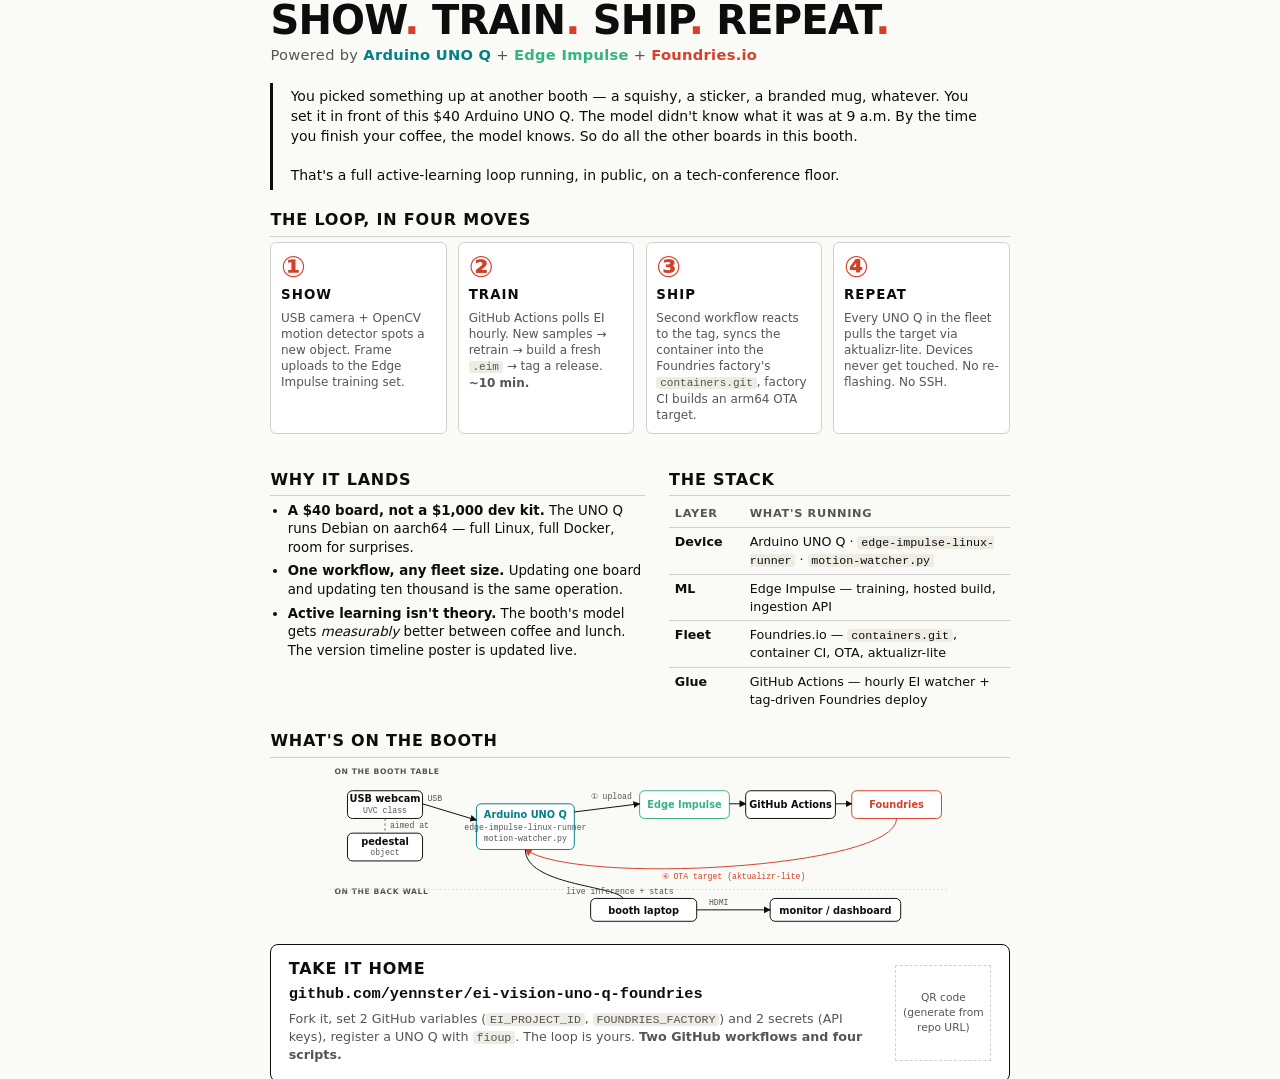
<file: docs/booth/handout.html>
<!doctype html>
<html lang="en">
<head>
  <meta charset="utf-8">
  <title>Show. Train. Ship. Repeat.</title>
  <style>
    @page { size: letter; margin: 0.4in; }
    :root {
      --ink:   #0d0d0d;
      --muted: #555;
      --line:  #d0d0d0;
      --pop:   #d44128;   /* Foundries-ish orange/red */
      --ei:    #36b37e;   /* Edge Impulse-ish green */
      --ard:   #008184;   /* Arduino teal */
      --bg:    #fafaf6;
    }
    * { box-sizing: border-box; }
    html, body {
      margin: 0;
      padding: 0;
      color: var(--ink);
      background: var(--bg);
      font-family: ui-sans-serif, system-ui, -apple-system, "Inter", "Helvetica Neue", Arial, sans-serif;
      font-size: 10.5pt;
      line-height: 1.4;
    }
    .page {
      width: 7.7in;
      margin: 0 auto;
      padding: 0;
    }
    h1 {
      font-size: 30pt;
      letter-spacing: -0.02em;
      line-height: 1;
      margin: 0 0 0.05in 0;
      font-weight: 800;
    }
    h1 .dot { color: var(--pop); }
    .subtitle {
      font-size: 11pt;
      color: var(--muted);
      margin: 0 0 0.18in 0;
      letter-spacing: 0.02em;
    }
    .subtitle .ard { color: var(--ard); font-weight: 600; }
    .subtitle .ei  { color: var(--ei);  font-weight: 600; }
    .subtitle .fnd { color: var(--pop); font-weight: 600; }

    .lede {
      border-left: 3px solid var(--ink);
      padding: 0.05in 0.18in;
      margin: 0.1in 0 0.2in 0;
      font-size: 10.5pt;
    }

    h2 {
      font-size: 12pt;
      margin: 0.18in 0 0.06in 0;
      letter-spacing: 0.05em;
      text-transform: uppercase;
      color: var(--ink);
      border-bottom: 1px solid var(--line);
      padding-bottom: 0.04in;
    }

    /* Loop */
    .loop {
      display: grid;
      grid-template-columns: repeat(4, 1fr);
      gap: 0.12in;
      margin-bottom: 0.18in;
    }
    .step {
      border: 1px solid var(--line);
      border-radius: 6px;
      padding: 0.10in;
      background: white;
    }
    .step .num {
      font-size: 22pt;
      font-weight: 800;
      color: var(--pop);
      line-height: 1;
    }
    .step .verb {
      font-size: 10pt;
      letter-spacing: 0.08em;
      text-transform: uppercase;
      font-weight: 700;
      margin: 0.04in 0 0.05in 0;
    }
    .step p {
      margin: 0;
      font-size: 9pt;
      color: var(--muted);
      line-height: 1.35;
    }

    /* Two-column block */
    .cols {
      display: grid;
      grid-template-columns: 1.1fr 1fr;
      gap: 0.25in;
    }
    .cols ul {
      margin: 0.04in 0;
      padding-left: 0.18in;
    }
    .cols li { margin-bottom: 0.05in; font-size: 10pt; }
    .cols b { color: var(--ink); }

    table.stack {
      width: 100%;
      border-collapse: collapse;
      font-size: 9.5pt;
    }
    table.stack th, table.stack td {
      text-align: left;
      padding: 0.05in 0.06in;
      vertical-align: top;
    }
    table.stack th {
      font-size: 8.5pt;
      text-transform: uppercase;
      letter-spacing: 0.06em;
      color: var(--muted);
      font-weight: 700;
      border-bottom: 1px solid var(--line);
    }
    table.stack td:first-child {
      font-weight: 600;
      width: 22%;
      white-space: nowrap;
    }
    table.stack tr + tr td { border-top: 1px solid var(--line); }
    code {
      font-family: ui-monospace, "JetBrains Mono", "SF Mono", Menlo, monospace;
      background: #efece4;
      padding: 0 0.04in;
      border-radius: 3px;
      font-size: 0.92em;
    }

    /* Hardware diagram */
    .hardware {
      margin-top: 0.18in;
    }
    .hardware h2 { margin-top: 0; }
    .hardware svg {
      display: block;
      width: 100%;
      height: auto;
      max-height: 1.7in;
    }
    .hw-label {
      font: 600 9pt ui-sans-serif, system-ui, sans-serif;
      fill: var(--ink);
    }
    .hw-sub {
      font: 7.5pt ui-monospace, "JetBrains Mono", monospace;
      fill: var(--muted);
    }
    .hw-tag {
      font: 600 7pt ui-sans-serif, system-ui, sans-serif;
      letter-spacing: 0.08em;
      text-transform: uppercase;
      fill: var(--muted);
    }
    .hw-edge       { stroke: var(--ink); stroke-width: 1.2; fill: none; }
    .hw-edge-soft  { stroke: var(--muted); stroke-width: 1; fill: none; stroke-dasharray: 3 3; }
    .hw-box        { fill: white; stroke: var(--ink); stroke-width: 1.2; }
    .hw-box-ard    { stroke: var(--ard); }
    .hw-box-ei     { stroke: var(--ei); }
    .hw-box-fnd    { stroke: var(--pop); }
    .hw-edge-fnd   { stroke: var(--pop); stroke-width: 1.2; fill: none; }

    /* Take-it-home strip */
    .takehome {
      margin-top: 0.18in;
      display: grid;
      grid-template-columns: 1fr auto;
      gap: 0.2in;
      align-items: center;
      border: 1.5px solid var(--ink);
      border-radius: 8px;
      padding: 0.14in 0.18in;
      background: white;
    }
    .takehome .repo {
      font-family: ui-monospace, "JetBrains Mono", "SF Mono", Menlo, monospace;
      font-size: 11.5pt;
      font-weight: 700;
      color: var(--ink);
      margin-bottom: 0.04in;
    }
    .takehome p { margin: 0.04in 0; font-size: 9.5pt; color: var(--muted); }
    .takehome .qrslot {
      width: 1in; height: 1in;
      border: 1.5px dashed var(--line);
      display: flex; align-items: center; justify-content: center;
      color: var(--muted);
      font-size: 8pt;
      text-align: center;
    }

    .footer {
      margin-top: 0.16in;
      padding-top: 0.08in;
      border-top: 1px solid var(--line);
      font-size: 8.5pt;
      color: var(--muted);
      display: flex;
      justify-content: space-between;
    }

    @media print {
      body { background: white; }
      .takehome { background: white; }
    }
  </style>
</head>
<body>
  <div class="page">

    <h1>SHOW<span class="dot">.</span> TRAIN<span class="dot">.</span> SHIP<span class="dot">.</span> REPEAT<span class="dot">.</span></h1>
    <div class="subtitle">Powered by <span class="ard">Arduino UNO Q</span> + <span class="ei">Edge Impulse</span> + <span class="fnd">Foundries.io</span></div>

    <div class="lede">
      You picked something up at another booth — a squishy, a sticker, a branded mug, whatever. You set it in front of this $40 Arduino UNO Q. The model didn't know what it was at 9 a.m. By the time you finish your coffee, the model knows. So do all the other boards in this booth.
      <br><br>
      That's a full active-learning loop running, in public, on a tech-conference floor.
    </div>

    <h2>The loop, in four moves</h2>
    <div class="loop">
      <div class="step">
        <div class="num">①</div>
        <div class="verb">Show</div>
        <p>USB camera + OpenCV motion detector spots a new object. Frame uploads to the Edge Impulse training set.</p>
      </div>
      <div class="step">
        <div class="num">②</div>
        <div class="verb">Train</div>
        <p>GitHub Actions polls EI hourly. New samples → retrain → build a fresh <code>.eim</code> → tag a release. <b>~10 min.</b></p>
      </div>
      <div class="step">
        <div class="num">③</div>
        <div class="verb">Ship</div>
        <p>Second workflow reacts to the tag, syncs the container into the Foundries factory's <code>containers.git</code>, factory CI builds an arm64 OTA target.</p>
      </div>
      <div class="step">
        <div class="num">④</div>
        <div class="verb">Repeat</div>
        <p>Every UNO Q in the fleet pulls the target via aktualizr-lite. Devices never get touched. No re-flashing. No SSH.</p>
      </div>
    </div>

    <div class="cols">
      <div>
        <h2>Why it lands</h2>
        <ul>
          <li><b>A $40 board, not a $1,000 dev kit.</b> The UNO Q runs Debian on aarch64 — full Linux, full Docker, room for surprises.</li>
          <li><b>One workflow, any fleet size.</b> Updating one board and updating ten thousand is the same operation.</li>
          <li><b>Active learning isn't theory.</b> The booth's model gets <i>measurably</i> better between coffee and lunch. The version timeline poster is updated live.</li>
        </ul>
      </div>
      <div>
        <h2>The stack</h2>
        <table class="stack">
          <tr><th>Layer</th><th>What's running</th></tr>
          <tr><td>Device</td><td>Arduino UNO Q · <code>edge-impulse-linux-runner</code> · <code>motion-watcher.py</code></td></tr>
          <tr><td>ML</td><td>Edge Impulse — training, hosted build, ingestion API</td></tr>
          <tr><td>Fleet</td><td>Foundries.io — <code>containers.git</code>, container CI, OTA, aktualizr-lite</td></tr>
          <tr><td>Glue</td><td>GitHub Actions — hourly EI watcher + tag-driven Foundries deploy</td></tr>
        </table>
      </div>
    </div>

    <section class="hardware">
      <h2>What's on the booth</h2>
      <svg viewBox="0 0 760 200" xmlns="http://www.w3.org/2000/svg" role="img" aria-label="Booth hardware layout">
        <defs>
          <marker id="hw-arrow" viewBox="0 0 10 10" refX="9" refY="5" markerWidth="7" markerHeight="7" orient="auto">
            <path d="M 0 0 L 10 5 L 0 10 z" fill="#0d0d0d"/>
          </marker>
          <marker id="hw-arrow-fnd" viewBox="0 0 10 10" refX="9" refY="5" markerWidth="7" markerHeight="7" orient="auto">
            <path d="M 0 0 L 10 5 L 0 10 z" fill="#d44128"/>
          </marker>
        </defs>

        <!-- ── booth-table band labels ──────────────────────────────── -->
        <text x="6" y="14"  class="hw-tag">on the booth table</text>
        <text x="6" y="160" class="hw-tag">on the back wall</text>

        <!-- ── pedestal (bottom of upper band) ──────────────────────── -->
        <rect x="22" y="86" width="92" height="34" rx="6" class="hw-box"/>
        <text x="68" y="100" class="hw-label" text-anchor="middle">pedestal</text>
        <text x="68" y="113" class="hw-sub"   text-anchor="middle">object</text>

        <!-- camera looks down at pedestal -->
        <rect x="22" y="34" width="92" height="34" rx="6" class="hw-box"/>
        <text x="68" y="48" class="hw-label" text-anchor="middle">USB webcam</text>
        <text x="68" y="61" class="hw-sub"   text-anchor="middle">UVC class</text>
        <path d="M 68 68 L 68 86" class="hw-edge-soft"/>
        <text x="74" y="80" class="hw-sub">aimed at</text>

        <!-- ── UNO Q (centre of upper band) ─────────────────────────── -->
        <rect x="180" y="50" width="120" height="56" rx="6" class="hw-box hw-box-ard"/>
        <text x="240" y="68" class="hw-label" text-anchor="middle" style="fill:var(--ard)">Arduino UNO Q</text>
        <text x="240" y="82" class="hw-sub"   text-anchor="middle">edge-impulse-linux-runner</text>
        <text x="240" y="95" class="hw-sub"   text-anchor="middle">motion-watcher.py</text>

        <!-- camera → UNO Q -->
        <path d="M 114 50 L 180 70" class="hw-edge" marker-end="url(#hw-arrow)"/>
        <text x="120" y="46" class="hw-sub">USB</text>

        <!-- ── cloud trio (upper-right) ─────────────────────────────── -->
        <rect x="380" y="34" width="110" height="34" rx="6" class="hw-box hw-box-ei"/>
        <text x="435" y="55" class="hw-label" text-anchor="middle" style="fill:var(--ei)">Edge Impulse</text>

        <rect x="510" y="34" width="110" height="34" rx="6" class="hw-box"/>
        <text x="565" y="55" class="hw-label" text-anchor="middle">GitHub Actions</text>

        <rect x="640" y="34" width="110" height="34" rx="6" class="hw-box hw-box-fnd"/>
        <text x="695" y="55" class="hw-label" text-anchor="middle" style="fill:var(--pop)">Foundries</text>

        <!-- UNO Q → EI (upload) -->
        <path d="M 300 60 L 380 50" class="hw-edge" marker-end="url(#hw-arrow)"/>
        <text x="320" y="44" class="hw-sub">① upload</text>

        <!-- EI → GH -->
        <path d="M 490 50 L 510 50" class="hw-edge" marker-end="url(#hw-arrow)"/>

        <!-- GH → Foundries -->
        <path d="M 620 50 L 640 50" class="hw-edge" marker-end="url(#hw-arrow)"/>

        <!-- Foundries → UNO Q (OTA loop, curved) -->
        <path d="M 695 68 C 695 130, 300 150, 240 106" class="hw-edge-fnd" marker-end="url(#hw-arrow-fnd)"/>
        <text x="495" y="142" class="hw-sub" text-anchor="middle" style="fill:var(--pop)">④ OTA target  (aktualizr-lite)</text>

        <!-- ── back-wall band ───────────────────────────────────────── -->
        <line x1="0" y1="155" x2="760" y2="155" stroke="#d0d0d0" stroke-dasharray="2 3"/>

        <!-- Booth laptop -->
        <rect x="320" y="166" width="130" height="28" rx="6" class="hw-box"/>
        <text x="385" y="185" class="hw-label" text-anchor="middle">booth laptop</text>

        <!-- Monitor / TV -->
        <rect x="540" y="166" width="160" height="28" rx="6" class="hw-box"/>
        <text x="620" y="185" class="hw-label" text-anchor="middle">monitor / dashboard</text>

        <!-- UNO Q → laptop (live inference / API stats) -->
        <path d="M 240 106 C 240 150, 350 150, 360 166" class="hw-edge"/>
        <text x="290" y="160" class="hw-sub">live inference + stats</text>

        <!-- Laptop → monitor -->
        <path d="M 450 180 L 540 180" class="hw-edge" marker-end="url(#hw-arrow)"/>
        <text x="465" y="174" class="hw-sub">HDMI</text>
      </svg>
    </section>

    <div class="takehome">
      <div>
        <h2 style="border:none; padding:0; margin:0 0 0.04in 0;">Take it home</h2>
        <div class="repo">github.com/yennster/ei-vision-uno-q-foundries</div>
        <p>Fork it, set 2 GitHub variables (<code>EI_PROJECT_ID</code>, <code>FOUNDRIES_FACTORY</code>) and 2 secrets (API keys), register a UNO Q with <code>fioup</code>. The loop is yours. <b>Two GitHub workflows and four scripts.</b></p>
      </div>
      <div class="qrslot">QR code<br>(generate from repo URL)</div>
    </div>

  </div>
</body>
</html>
</file>
